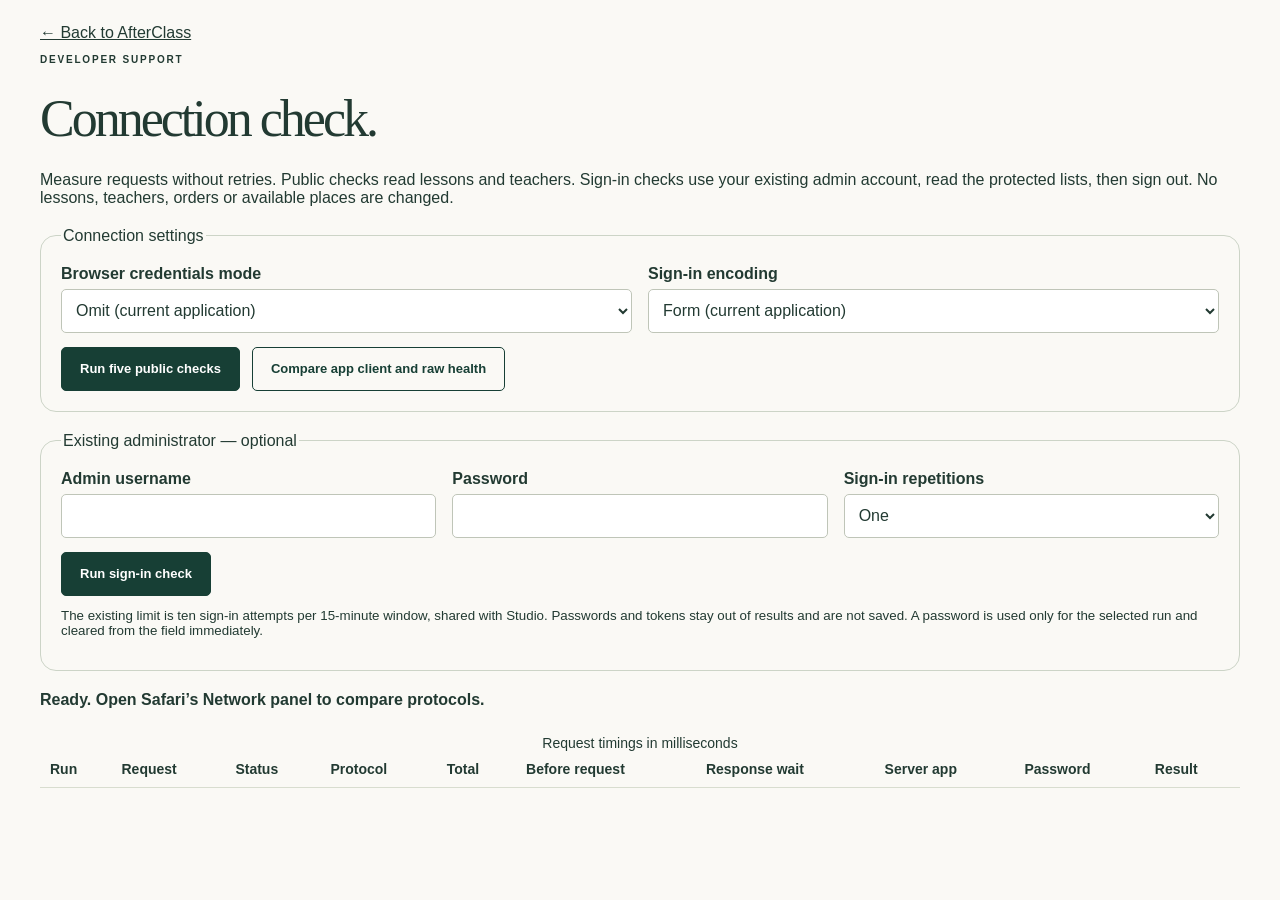
<file: connection-check.html>
<!doctype html>
<html lang="en-GB">
<head>
  <meta charset="utf-8"><meta name="viewport" content="width=device-width,initial-scale=1">
  <meta name="robots" content="noindex,nofollow"><meta name="referrer" content="strict-origin-when-cross-origin">
  <title>AfterClass connection check</title>
  <link rel="icon" href="./favicon.svg" type="image/svg+xml">
  <link rel="stylesheet" href="./styles.css?v=20261017-cart1">
  <style>
    body { padding: 24px; } main { max-width: 1200px; margin: auto; } h1 { font-size: clamp(32px,5vw,52px); }
    fieldset { padding: 20px; border: 1px solid #ccd4c7; border-radius: 16px; margin: 20px 0; }
    .fields { display: grid; grid-template-columns: repeat(auto-fit,minmax(220px,1fr)); gap: 16px; }
    label { display: block; font-weight: 600; margin-bottom: 6px; } input,select { width: 100%; min-height: 44px; font: inherit; padding: 10px; }
    button { margin: 14px 12px 0 0; min-height: 44px; } .results { overflow-x: auto; } table { width: 100%; border-collapse: collapse; font-size: 14px; } th,td { padding: 10px; text-align: left; border-bottom: 1px solid #d8ddcf; white-space: nowrap; }
    #status { min-height: 28px; font-weight: 600; } small { display: block; margin-block: 12px; }
  </style>
  <script src="./config.js"></script><script type="module" src="./connection-check.mjs?v=20261017-transport2"></script>
</head>
<body><main>
  <a href="./">← Back to AfterClass</a>
  <p class="eyebrow">DEVELOPER SUPPORT</p><h1>Connection check.</h1>
  <p>Measure requests without retries. Public checks read lessons and teachers. Sign-in checks use your existing admin account, read the protected lists, then sign out. No lessons, teachers, orders or available places are changed.</p>
  <fieldset><legend>Connection settings</legend><div class="fields">
    <div><label for="credentials-mode">Browser credentials mode</label><select id="credentials-mode"><option value="omit">Omit (current application)</option><option value="same-origin">Same origin (previous default)</option></select></div>
    <div><label for="encoding">Sign-in encoding</label><select id="encoding"><option value="form">Form (current application)</option><option value="json">JSON (comparison)</option></select></div>
  </div><button type="button" class="button" id="public-check">Run five public checks</button><button type="button" class="button secondary" id="client-check">Compare app client and raw health</button></fieldset>
  <fieldset><legend>Existing administrator — optional</legend><div class="fields">
    <div><label for="username">Admin username</label><input id="username" autocomplete="username" maxlength="40"></div>
    <div><label for="password">Password</label><input id="password" type="password" autocomplete="current-password" maxlength="128"></div>
    <div><label for="repetitions">Sign-in repetitions</label><select id="repetitions"><option value="1">One</option><option value="2">Two</option><option value="3">Three</option></select></div>
  </div><button type="button" class="button" id="login-check">Run sign-in check</button>
  <small>The existing limit is ten sign-in attempts per 15-minute window, shared with Studio. Passwords and tokens stay out of results and are not saved. A password is used only for the selected run and cleared from the field immediately.</small></fieldset>
  <p id="status" role="status" aria-live="polite">Ready. Open Safari’s Network panel to compare protocols.</p>
  <div class="results"><table><caption>Request timings in milliseconds</caption><thead><tr><th>Run</th><th>Request</th><th>Status</th><th>Protocol</th><th>Total</th><th>Before request</th><th>Response wait</th><th>Server app</th><th>Password</th><th>Result</th></tr></thead><tbody id="results"></tbody></table></div>
</main></body></html>
</file>
<file: styles.css>
:root { color-scheme: light; font-family: Arial, Helvetica, sans-serif; color: #223a32; background: #faf9f5; font-synthesis: none; --green: #173f35; --muted: #58675d; --line: #dedfd5; }
* { box-sizing: border-box; }
html { scroll-behavior: smooth; scroll-padding-top: 24px; }
body { margin: 0; font-size: 16px; }
[v-cloak] { display: none; }
button, input, select { font: inherit; }
button, select { cursor: pointer; }
button:disabled { cursor: not-allowed; opacity: .55; }
button, a, input, select { -webkit-tap-highlight-color: transparent; }
:focus-visible { outline: 3px solid #b85e26; outline-offset: 4px; }
a { color: inherit; }
.wrap { width: min(1200px, calc(100% - 96px)); margin-inline: auto; }
.site-nav { min-height: 108px; display: flex; align-items: center; justify-content: space-between; gap: 24px; border-bottom: 1px solid var(--line); }
.wordmark { font-size: 29px; font-weight: 800; letter-spacing: -1.5px; text-decoration: none; white-space: nowrap; }
.wordmark span { color: #b85e26; }
.nav-note { color: var(--muted); font-size: 13px; }
.hero { display: grid; grid-template-columns: 1.5fr 1fr; gap: 70px; padding-block: 66px 80px; align-items: center; }
.eyebrow { font-size: 10px; font-weight: 700; letter-spacing: 1.8px; line-height: 1.6; }
.status-dot { display: inline-block; width: 7px; height: 7px; margin-right: 7px; border-radius: 50%; background: #b85e26; }
h1, h2, .note-title { font-family: Georgia, 'Times New Roman', serif; font-weight: 400; }
h1 { font-size: clamp(48px, 5.4vw, 76px); line-height: 1.05; letter-spacing: -3px; margin: 24px 0; }
h1 em { font-weight: 400; color: #5c7760; }
.hero-description { color: var(--muted); font-size: 15px; line-height: 1.8; max-width: 500px; }
.text-link { display: inline-flex; align-items: center; gap: 28px; padding-block: 16px 8px; text-decoration: none; border-bottom: 1px solid var(--green); font-size: 13px; font-weight: 700; min-height: 44px; }
.text-link:hover { color: #b85e26; border-color: #b85e26; }
.hero-note { position: relative; background: #e9eddc; border-radius: 100px 8px 8px 8px; min-height: 340px; padding: 45px 40px 30px; overflow: hidden; }
.hero-note .eyebrow { margin-top: 6px; }
.note-title { font-size: 42px; line-height: 1.12; margin: 28px 0; letter-spacing: -1px; }
.note-bottom { font-size: 9px; font-weight: 700; letter-spacing: 1px; }
.sun { position: absolute; right: 30px; top: 35px; width: 68px; height: 68px; border: 16px double #8e4b27; border-radius: 50%; }
.catalogue { border-top: 1px solid var(--line); padding-block: 45px 68px; }
.section-heading { display: flex; justify-content: space-between; align-items: end; gap: 24px; margin-bottom: 28px; }
h2 { font-size: clamp(28px, 3vw, 36px); line-height: 1.2; letter-spacing: -1px; margin: 10px 0 0; }
.result-count { font-size: 12px; color: var(--muted); white-space: nowrap; }
.sort-controls { display: flex; align-items: center; flex-wrap: wrap; gap: 10px; padding-bottom: 24px; }
.sort-controls label { font-size: 12px; color: var(--muted); }
select, input { min-height: 44px; padding: 10px 12px; border: 1px solid #bfc5b8; border-radius: 5px; background: #fff; color: #223a32; max-width: 100%; }
.lesson-grid { list-style: none; padding: 0; margin: 0; display: grid; grid-template-columns: repeat(3, minmax(0, 1fr)); gap: 24px; }
.lesson-card { border: 1px solid var(--line); border-radius: 8px; overflow: hidden; background: #fffefa; transition: border-color 180ms, box-shadow 180ms; min-width: 0; }
.lesson-card:hover { border-color: #9aa897; box-shadow: 0 4px 16px #173f350a; }
.card-art { height: 162px; position: relative; display: grid; place-items: center; background: #ece8dc; }
.card-art img { width: 64px; height: 64px; opacity: .76; }
.tone-1 { background: #e8eddf; }.tone-2 { background: #f2e4da; }.tone-3 { background: #e3e9ec; }
.space-badge { position: absolute; top: 14px; right: 14px; background: #fffef8; border: 1px solid #ffffff99; border-radius: 20px; padding: 6px 10px; font-size: 10px; font-weight: 700; }
.sold-out { color: #8c4127; }
.card-body { padding: 23px; }
.location { color: var(--muted); font-size: 11px; letter-spacing: .2px; margin: 0 0 12px; }
h3 { font-size: 18px; letter-spacing: -.4px; margin: 0 0 28px; line-height: 1.3; }
.card-bottom { display: flex; flex-wrap: wrap; gap: 12px; justify-content: space-between; align-items: center; }
.price { margin: 0; font-size: 18px; font-weight: 700; white-space: nowrap; }
.price span { font-size: 11px; color: var(--muted); font-weight: 400; }
.button { min-height: 44px; border: 1px solid var(--green); border-radius: 5px; padding: 11px 18px; color: #fff; background: var(--green); font-size: 13px; font-weight: 700; transition: background 180ms; }
.button:not(:disabled):hover { background: #295b49; }
.button.secondary { background: transparent; color: var(--green); }
.button.secondary:not(:disabled):hover { background: #edf0e7; }
.notice { border: 1px solid #b85e2666; background: #fcf0e7; padding: 20px; border-radius: 6px; line-height: 1.6; }
.empty-state { text-align: center; padding: 64px 24px; line-height: 1.7; color: var(--muted); }
.site-footer { border-top: 1px solid var(--line); padding-block: 35px; display: flex; align-items: center; justify-content: space-between; flex-wrap: wrap; gap: 16px; }
.site-footer .wordmark { font-size: 23px; }.site-footer p, .site-footer small { color: var(--muted); font-size: 11px; }
.sr-only { position: absolute; width: 1px; height: 1px; padding: 0; margin: -1px; overflow: hidden; clip: rect(0,0,0,0); white-space: nowrap; border: 0; }
.skip-link { position: fixed; top: -100px; left: 16px; z-index: 20; background: var(--green); color: #fff; padding: 14px; }
.skip-link:focus { top: 16px; }
.preview-banner { background: #f2e3bc; color: #503b16; padding: 10px 20px; text-align: center; font-size: 12px; line-height: 1.6; }
.enrolment-row { display: flex; align-items: center; gap: 12px; flex-wrap: wrap; margin-top: 16px; border-top: 1px solid var(--line); padding-top: 8px; color: var(--muted); font-size: 11px; }.enrolment-button { padding: 8px 0; min-height: 44px; color: var(--green); background: transparent; border: 0; text-decoration: underline; font-size: 11px; }.image-fallback { font-family: Georgia, serif; font-size: 64px; color: var(--green); }
.filter-controls { display: flex; align-items: end; flex-wrap: wrap; gap: 16px; margin-bottom: 20px; }.filter-controls label { display: block; font-size: 12px; font-weight: 700; margin-bottom: 8px; }.search-field { flex: 1; min-width: min(100%, 270px); }.search-field input { width: 100%; font-size: 14px; }.teacher-field { min-width: 180px; }.teacher-field select { width: 100%; font-size: 14px; }.clear-button { border: 0; background: transparent; color: var(--green); text-decoration: underline; font-size: 12px; padding: 12px; min-height: 44px; }
@media (max-width: 620px) { .search-field, .teacher-field { width: 100%; min-width: 0; }.filter-controls { gap: 12px; }.filter-controls input, .filter-controls select { font-size: 16px; } }
.success { border: 1px solid #78916c; background: #edf4e7; padding: 20px; margin-top: 24px; border-radius: 6px; line-height: 1.6; overflow-wrap: anywhere; }
.checkout-heading { margin-top: 28px !important; }.form-field { margin-bottom: 20px; }.form-field label { display: block; font-size: 13px; font-weight: 700; margin-bottom: 8px; }.form-field input { width: 100%; }.form-field small { display: block; color: var(--muted); font-size: 11px; line-height: 1.6; margin-top: 6px; }.field-error { color: #8c2d1e; font-size: 12px; line-height: 1.6; }.checkout-button { width: 100%; }
.cart-toggle { white-space: nowrap; }
.cart-section { padding-block: 45px 70px; min-height: 60vh; }
.cart-intro { color: var(--muted); font-size: 14px; line-height: 1.7; margin: 18px 0 32px; }
.cart-layout { display: grid; grid-template-columns: 1.6fr 1fr; align-items: start; gap: 40px; }
.cart-list { margin: 0; padding: 0; list-style: none; }
.cart-row { display: flex; align-items: center; gap: 20px; padding-block: 25px; border-top: 1px solid var(--line); }
.cart-row img { padding: 10px; width: 64px; height: 64px; background: #e9eddc; border-radius: 8px; }
.cart-description { flex: 1; min-width: 0; }.cart-description h3 { margin: 6px 0; }.cart-description p { margin: 0; font-size: 12px; color: var(--muted); line-height: 1.6; }
.cart-actions { display: flex; flex-direction: column; align-items: end; gap: 10px; font-size: 14px; }
.remove-button { border: 0; background: transparent; color: #8c4127; text-decoration: underline; min-height: 44px; padding: 8px; font-size: 12px; }
.order-summary { background: #edf0e6; padding: 30px; border-radius: 8px; }.order-summary h3 { margin: 0 0 24px; }.summary-line { display: flex; gap: 16px; justify-content: space-between; padding-bottom: 22px; border-bottom: 1px solid #cbd2c3; font-size: 14px; }.summary-line strong { font-size: 22px; }.summary-note { color: var(--muted); font-size: 12px; line-height: 1.7; }
@media (max-width: 800px) { .cart-layout { grid-template-columns: 1fr; gap: 24px; }.site-nav .nav-note { display: none; } }
@media (max-width: 400px) { .cart-row { flex-wrap: wrap; gap: 12px; }.cart-actions { flex-direction: row; align-items: center; width: 100%; justify-content: space-between; }.cart-toggle { padding: 10px; }.wordmark { font-size: 23px; } }
@media (max-width: 950px) { .wrap { width: calc(100% - 48px); }.hero { gap: 32px; }.hero-note { padding: 40px 28px 28px; }.note-title { font-size: 36px; }.sun { width: 50px; height: 50px; right: 18px; }.lesson-grid { grid-template-columns: repeat(2,minmax(0,1fr)); } }
@media (max-width: 620px) { .wrap { width: calc(100% - 36px); }.site-nav { min-height: 80px; }.wordmark { font-size: 25px; }.nav-note { display: none; }.hero { grid-template-columns: 1fr; padding-block: 40px; gap: 28px; }h1 { font-size: 53px; letter-spacing: -2px; }.hero-note { min-height: 230px; border-radius: 65px 8px 8px 8px; padding: 26px 30px; }.note-title { font-size: 32px; margin: 18px 0; }.sun { top: 65px; right: 40px; width: 70px; height: 70px; }.section-heading { align-items: start; flex-direction: column; gap: 8px; }.result-count { margin: 0; }.lesson-grid { grid-template-columns: 1fr; gap: 18px; }.card-art { height: 160px; }.catalogue { padding-top: 30px; }.site-footer { align-items: start; flex-direction: column; }.desktop-break { display: none; } }
@media (prefers-reduced-motion: reduce) { html { scroll-behavior: auto; }*, *::before, *::after { transition: none !important; animation: none !important; } }

/* Cart feedback stays visible even when the header is off screen. */
.cart-added-note { color: var(--green, #183f35); font-size: 14px; font-weight: 600; margin: 16px 0 0; }
.quantity-control { display: inline-flex; align-items: center; border: 1px solid var(--line); border-radius: 28px; background: #fff; overflow: hidden; flex-shrink: 0; }
.quantity-control button { width: 44px; min-height: 44px; border: 0; background: transparent; color: #183f35; font: inherit; font-size: 22px; cursor: pointer; }
.quantity-control button:hover:not(:disabled) { background: #e9eddc; }
.quantity-control button:disabled { opacity: .4; cursor: not-allowed; }
.quantity-control output { min-width: 28px; text-align: center; font-weight: 700; }
.quantity-limit { max-width: 175px; text-align: right; color: #52645c; }
.optional-label { font-weight: 400; }
.cart-toast { position: fixed; z-index: 50; bottom: 24px; right: 24px; max-width: min(550px, calc(100% - 32px)); display: flex; align-items: center; gap: 12px; padding: 12px 16px; border-radius: 16px; background: #183f35; color: #fff; box-shadow: 0 8px 35px #12302530; }
.cart-toast p { margin: 0; font-size: 14px; }
.cart-toast button { flex-shrink: 0; min-height: 44px; border: 0; border-radius: 8px; padding: 8px 12px; background: #e9eddc; color: #183f35; font: inherit; font-weight: 600; cursor: pointer; }
.cart-toast .toast-dismiss { background: transparent; color: #fff; font-size: 24px; padding-inline: 8px; min-width: 44px; }
@media (max-width: 600px) { .cart-row { flex-wrap: wrap; } .cart-actions { flex-direction: row; flex-wrap: wrap; align-items: center; justify-content: space-between; width: 100%; } .quantity-limit { max-width: none; } .cart-toast { bottom: 16px; right: 16px; flex-wrap: wrap; gap: 8px; } .cart-toast p { flex: 1; min-width: 150px; } .form-field input { font-size: 16px; } }
</file>
